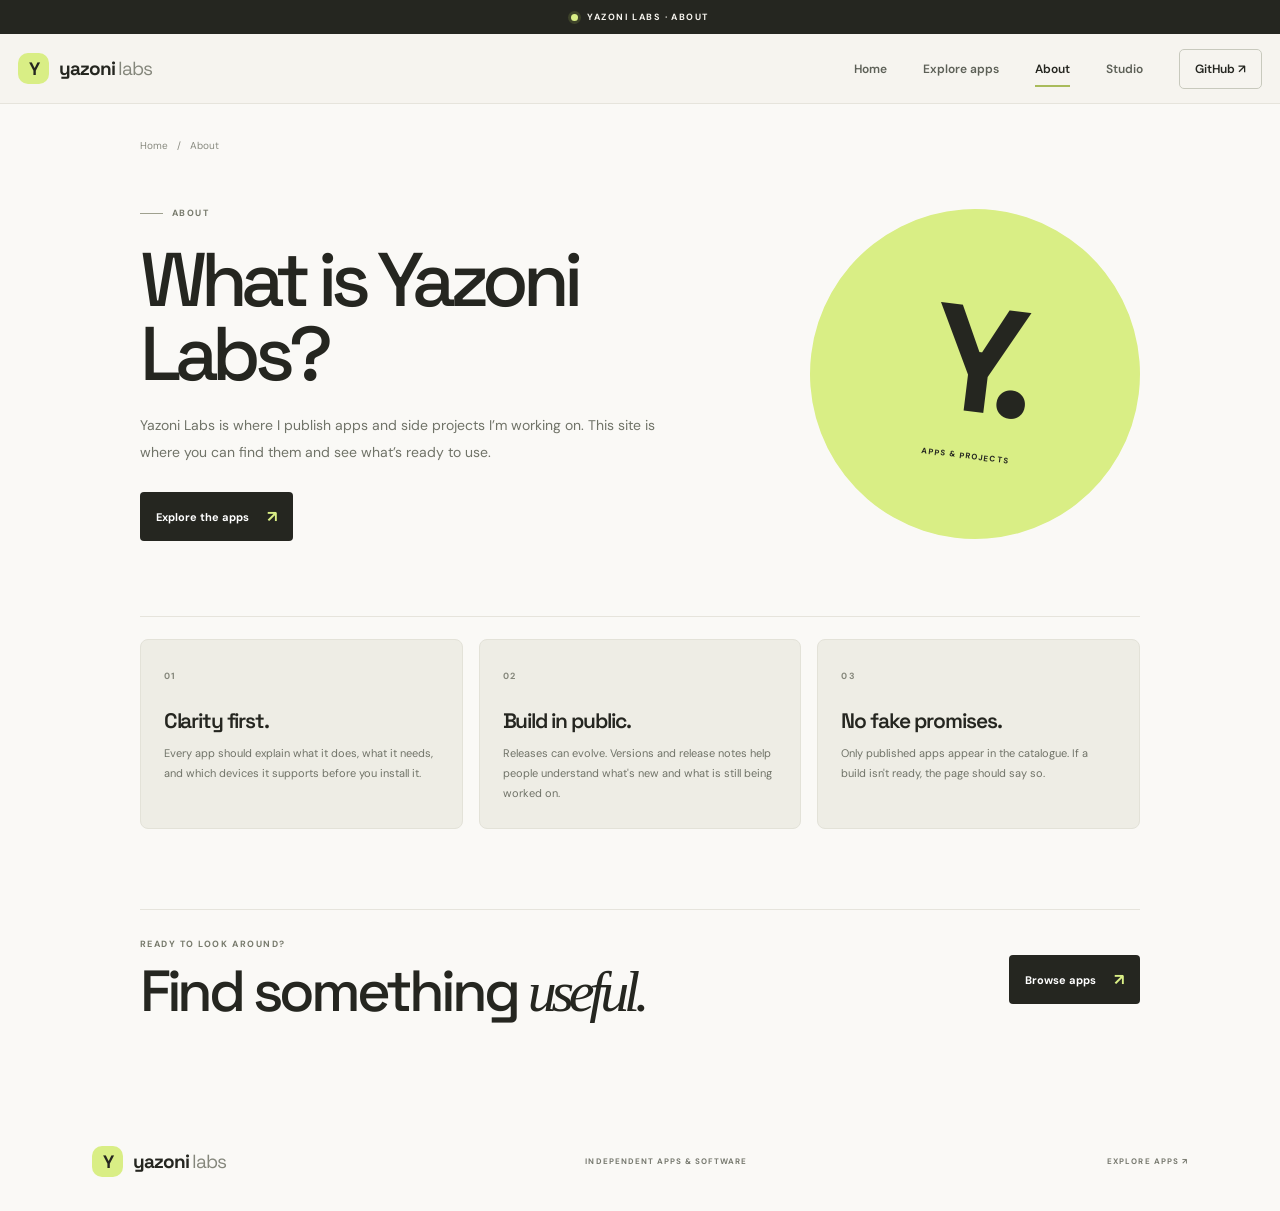
<file: about.html>
<!doctype html>
<html lang="en"><head><meta charset="utf-8"><meta name="viewport" content="width=device-width,initial-scale=1"><meta name="theme-color" content="#f6f4ee"><meta name="description" content="Learn about Yazoni Labs, an independent software studio."><title>About — Yazoni Labs</title><link rel="preconnect" href="https://fonts.googleapis.com"><link rel="preconnect" href="https://fonts.gstatic.com" crossorigin><link href="https://fonts.googleapis.com/css2?family=DM+Sans:wght@400;500;600;700&family=Space+Grotesk:wght@400;500;600;700&display=swap" rel="stylesheet"><link rel="stylesheet" href="style.css"></head>
<body><div class="topline"><span class="pulse"></span> YAZONI LABS · ABOUT</div><header class="site-header"><a class="wordmark" href="index.html"><span class="mark">Y</span><span>yazoni<span class="wordmark-light">labs</span></span></a><nav aria-label="Main navigation"><a href="index.html">Home</a><a href="apps.html">Explore apps</a><a class="active-nav" href="about.html">About</a><a href="admin.html">Studio</a><a class="nav-cta" href="https://github.com/yazoniplay" target="_blank" rel="noreferrer">GitHub ↗</a></nav><button class="menu-toggle" aria-label="Open navigation" aria-expanded="false">☰</button></header>
<main class="inner-page about-page"><div class="breadcrumbs"><a href="index.html">Home</a><span> / </span><span>About</span></div><section class="about-hero"><div><p class="eyebrow"><span class="eyebrow-line"></span> ABOUT</p><h1>What is Yazoni Labs?</h1><p>Yazoni Labs is where I publish apps and side projects I’m working on. This site is where you can find them and see what’s ready to use.</p><a class="button button-dark" href="apps.html">Explore the apps <span>↗</span></a></div><div class="about-symbol"><span>Y.</span><small>APPS & PROJECTS</small></div></section>
<section class="principles"><article><span class="principle-number">01</span><h2>Clarity first.</h2><p>Every app should explain what it does, what it needs, and which devices it supports before you install it.</p></article><article><span class="principle-number">02</span><h2>Build in public.</h2><p>Releases can evolve. Versions and release notes help people understand what's new and what is still being worked on.</p></article><article><span class="principle-number">03</span><h2>No fake promises.</h2><p>Only published apps appear in the catalogue. If a build isn't ready, the page should say so.</p></article></section>
<section class="about-bottom"><div><p class="eyebrow">READY TO LOOK AROUND?</p><h2>Find something <em>useful.</em></h2></div><a class="button button-dark" href="apps.html">Browse apps <span>↗</span></a></section></main>
<footer><a class="wordmark footer-mark" href="index.html"><span class="mark">Y</span><span>yazoni<span class="wordmark-light">labs</span></span></a><span>INDEPENDENT APPS & SOFTWARE</span><a href="apps.html">EXPLORE APPS ↗</a></footer><script>const menu=document.querySelector('.menu-toggle'),nav=document.querySelector('.site-header nav');menu?.addEventListener('click',()=>{const open=nav.classList.toggle('open');menu.setAttribute('aria-expanded',String(open));menu.textContent=open?'×':'☰';});nav?.querySelectorAll('a').forEach(a=>a.addEventListener('click',()=>{nav.classList.remove('open');menu?.setAttribute('aria-expanded','false');menu.textContent='☰';}));</script></body></html>
</file>
<file: style.css>
:root{--paper:#f6f4ee;--ink:#20231f;--muted:#777970;--line:#deded4;--lime:#d7f36a;--card:#eeede5;--white:#fffef9;--display:"Space Grotesk",sans-serif;--body:"DM Sans",sans-serif}*{box-sizing:border-box}html{scroll-behavior:smooth;scroll-padding-top:90px}body{margin:0;background:var(--paper);color:var(--ink);font-family:var(--body);-webkit-font-smoothing:antialiased}a{color:inherit;text-decoration:none}button{font:inherit}.topline{height:34px;display:flex;align-items:center;justify-content:center;gap:9px;background:var(--ink);color:#f6f4ee;font-size:9px;font-weight:700;letter-spacing:.16em}.pulse,.note-dot,.tag-led{width:7px;height:7px;border-radius:50%;background:var(--lime);display:inline-block;box-shadow:0 0 0 3px #d7f36a22}.site-header{height:82px;padding:0 7.2%;display:flex;align-items:center;justify-content:space-between;border-bottom:1px solid var(--line);position:sticky;top:0;z-index:20;background:#f6f4eeeF;backdrop-filter:blur(16px)}.wordmark{display:flex;align-items:center;gap:10px;font-family:var(--display);font-weight:700;letter-spacing:-.055em;font-size:19px}.mark{display:grid;place-items:center;width:31px;height:31px;border-radius:10px;background:var(--lime);font-size:18px;letter-spacing:-.08em}.wordmark-light{font-weight:400;color:#85877c;margin-left:3px}.site-header nav{display:flex;align-items:center;gap:36px;font-size:12px;font-weight:600}.site-header nav>a:not(.nav-cta){color:#5d6057;transition:color .2s}.site-header nav>a:hover,.text-link:hover{color:#777e42}.nav-cta{border:1px solid #c8c9bd;padding:11px 15px;border-radius:5px}.nav-cta span{margin-left:12px}.menu-toggle{display:none;border:0;background:none;font-size:22px}.hero{padding:83px 10% 0;min-height:560px;display:grid;grid-template-columns:1.02fr .98fr;position:relative;overflow:hidden}.hero-copy{padding:22px 0 98px;position:relative;z-index:2}.eyebrow{font-size:9px;letter-spacing:.17em;font-weight:700;color:#777a6c;margin:0 0 24px;display:flex;align-items:center;gap:9px}.eyebrow-line{width:23px;height:1px;background:#9fa18f}h1,h2,h3,p{margin-top:0}h1,h2{font-family:var(--display);letter-spacing:-.075em;font-weight:500}h1{font-size:clamp(64px,7.8vw,112px);line-height:.91;margin:0 0 28px}h1 em,h2 em{font-family:Georgia,serif;font-weight:400;letter-spacing:-.09em}.hero-description{max-width:390px;color:#686b62;font-size:14px;line-height:1.85;margin-bottom:27px}.hero-actions{display:flex;align-items:center;gap:25px}.button{display:inline-flex;align-items:center;justify-content:space-between;gap:34px;padding:15px 17px;font-size:11px;font-weight:700;border-radius:4px;transition:transform .2s,background .2s}.button:hover{transform:translateY(-3px)}.button-dark{background:var(--ink);color:white}.button-dark span{color:var(--lime);font-size:16px}.text-link{font-size:11px;font-weight:700;transition:color .2s}.text-link span{margin-left:9px}.hero-note{display:flex;align-items:center;gap:10px;color:#77796f;font-size:10px;margin-top:35px}.note-dot{background:#9eae54;box-shadow:none;width:6px;height:6px}.hero-art{min-height:430px;position:relative;display:grid;place-items:center;margin-top:-10px}.art-orbit{position:absolute;border:1px solid #e2e1d7;border-radius:50%;width:430px;height:430px}.orbit-two{width:330px;height:330px;border-style:dashed;animation:rotate 80s linear infinite}.app-tile{position:absolute;width:220px;height:275px;border-radius:13px;box-shadow:0 22px 55px #292c201c;display:flex;flex-direction:column;justify-content:space-between;padding:18px}.tile-back{background:#e1e1d4;transform:translate(-75px,-20px) rotate(-12deg);width:190px;height:235px}.tile-symbol{font-size:50px;color:#858975}.tile-label{font-size:9px;letter-spacing:.13em;line-height:1.7}.tile-front{background:var(--lime);transform:translate(37px,4px) rotate(7deg);z-index:2}.tile-top,.tile-bottom{font-size:8px;font-weight:700;letter-spacing:.14em;display:flex;justify-content:space-between}.tile-glyph{font-family:var(--display);font-weight:700;font-size:120px;letter-spacing:-.13em;line-height:1}.tile-bottom span{font-size:16px}.floating-tag{position:absolute;z-index:4;background:var(--white);box-shadow:0 8px 24px #292c2010;border:1px solid #e7e6dc;border-radius:4px;padding:11px 13px;font-size:8px;letter-spacing:.12em;font-weight:700;display:flex;align-items:center;gap:9px}.tag-build{top:80px;right:2px}.tag-version{bottom:85px;left:6px}.tag-version span{font-size:14px;color:#92977a}.hero-index{grid-column:1/-1;border-top:1px solid var(--line);height:53px;display:flex;align-items:center;justify-content:space-between;font-size:8px;letter-spacing:.14em;color:#77796e}.hero-index span:first-child{color:#252820;font-weight:700}.apps-section{padding:100px 10% 95px}.section-heading{display:flex;align-items:end;justify-content:space-between;gap:40px}.section-heading .eyebrow{margin-bottom:18px}.section-heading h2,.about-copy h2{font-size:clamp(43px,5.2vw,69px);line-height:.98;margin-bottom:0}.section-intro{max-width:315px;color:#77796f;font-size:12px;line-height:1.8;margin-bottom:5px}.filter-row{margin-top:49px;border-top:1px solid var(--line);border-bottom:1px solid var(--line);padding:14px 0;display:flex;justify-content:space-between;font-size:9px;letter-spacing:.13em;font-weight:700}.filter-count{color:#85877b}.app-grid{display:grid;grid-template-columns:repeat(3,minmax(0,1fr));gap:16px;margin-top:22px}.app-card{border:1px solid var(--line);border-radius:8px;background:var(--white);overflow:hidden;transition:transform .25s,box-shadow .25s}.app-card:hover{transform:translateY(-4px);box-shadow:0 15px 30px #22251b0b}.app-cover{height:155px;background:var(--app-color,#e9e8dd);display:grid;place-items:center;position:relative;overflow:hidden}.app-cover:before,.app-cover:after{content:"";position:absolute;border:1px solid #20231f18;border-radius:50%;width:175px;height:175px}.app-cover:after{width:125px;height:125px}.app-icon{position:relative;z-index:1;display:grid;place-items:center;width:62px;height:62px;border-radius:19px;background:var(--app-icon,#d7f36a);font-family:var(--display);font-weight:700;font-size:28px;box-shadow:0 8px 24px #25282015}.app-version{position:absolute;top:12px;right:12px;font-size:8px;letter-spacing:.1em;font-weight:700;background:#ffffffa6;padding:7px 8px;border-radius:3px}.app-card-body{padding:19px}.app-meta{display:flex;align-items:center;justify-content:space-between;gap:8px;margin-bottom:11px}.app-platform{font-size:8px;letter-spacing:.12em;color:#77796f;font-weight:700}.app-status{font-size:8px;background:#f0f0e8;padding:6px 8px;border-radius:3px;font-weight:700}.app-card h3{font-family:var(--display);font-size:21px;letter-spacing:-.05em;margin-bottom:8px}.app-description{font-size:11px;line-height:1.75;color:#73766c;min-height:39px;margin-bottom:18px}.app-actions{border-top:1px solid var(--line);padding-top:13px;display:flex;align-items:center;justify-content:space-between;font-size:10px;font-weight:700}.app-actions a{color:#555b42}.app-actions a:hover{text-decoration:underline}.empty-state{text-align:center;border:1px dashed #cecec1;border-radius:8px;padding:57px 20px 61px;margin-top:22px}.empty-icon{width:45px;height:45px;display:grid;place-items:center;margin:0 auto 22px;background:var(--lime);border-radius:14px;font-size:24px}.empty-state .eyebrow{justify-content:center;margin-bottom:12px}.empty-state h3{font-family:var(--display);font-size:27px;letter-spacing:-.055em;margin-bottom:10px}.empty-state>p:not(.eyebrow){max-width:380px;margin:0 auto 20px;color:#77796f;font-size:12px;line-height:1.8}.safety-note{font-size:10px;color:#797b72;line-height:1.7;margin:19px 0 0;display:flex;gap:9px}.safety-note span{font-size:14px}.about-section{background:#eae9df;padding:82px 13%;display:grid;grid-template-columns:190px 1fr;gap:80px;align-items:center}.about-stamp{width:160px;height:160px;border:1px solid #c4c6b8;border-radius:50%;display:flex;align-items:center;justify-content:center;flex-direction:column;text-align:center;font-family:var(--display);font-size:12px;font-weight:700;letter-spacing:.1em;line-height:1.5;transform:rotate(-9deg)}.about-stamp span{font-size:23px;margin-top:5px;color:#8a9360}.about-copy .eyebrow{margin-bottom:18px}.about-copy h2{font-size:clamp(43px,5vw,62px);margin-bottom:20px}.about-copy>p:not(.eyebrow){max-width:490px;font-size:12px;line-height:1.9;color:#6d7066;margin-bottom:19px}.about-copy .text-link{display:inline-block;margin-top:4px}footer{min-height:100px;padding:25px 7.2%;display:flex;align-items:center;justify-content:space-between;gap:20px}footer>span,footer>a:last-child{font-size:8px;font-weight:700;letter-spacing:.13em;color:#77796f}footer .wordmark{color:var(--ink)}@keyframes rotate{to{transform:rotate(360deg)}}@media(max-width:850px){.hero{padding-left:7%;padding-right:7%;grid-template-columns:1fr 1fr}.hero-art{transform:scale(.85);margin-left:-20px}.apps-section{padding-left:7%;padding-right:7%}.about-section{padding-left:8%;padding-right:8%;gap:45px}.app-grid{grid-template-columns:repeat(2,minmax(0,1fr))}}@media(max-width:600px){.topline{font-size:7px;letter-spacing:.1em}.site-header{height:68px;padding:0 6%}.site-header nav{display:none;position:absolute;top:67px;left:0;right:0;background:var(--paper);padding:20px 6% 24px;border-bottom:1px solid var(--line);align-items:stretch;gap:22px;flex-direction:column}.site-header nav.open{display:flex}.site-header nav .nav-cta{align-self:flex-start}.menu-toggle{display:block}.hero{padding:47px 7% 0;display:flex;flex-direction:column;min-height:auto}.hero-copy{padding:0 0 15px}.hero .eyebrow{margin-bottom:20px}.hero h1{font-size:clamp(63px,16vw,92px)}.hero-description{font-size:13px;max-width:340px}.hero-art{min-height:335px;margin:0;transform:scale(.8);transform-origin:center center;margin-top:-8px;margin-bottom:-14px}.art-orbit{width:330px;height:330px}.orbit-two{width:255px;height:255px}.app-tile{width:190px;height:235px}.tile-back{width:165px;height:205px}.tile-glyph{font-size:100px}.tag-build{right:0;top:32px}.tag-version{bottom:36px;left:0}.hero-index{font-size:7px;gap:8px}.hero-index span:nth-child(2){display:none}.apps-section{padding:70px 6%}.section-heading{display:block}.section-heading h2,.about-copy h2{font-size:48px}.section-intro{margin-top:19px}.filter-row{margin-top:35px}.app-grid{grid-template-columns:1fr}.app-cover{height:170px}.app-description{min-height:0}.empty-state{padding:44px 18px}.about-section{padding:61px 7%;grid-template-columns:1fr;gap:34px}.about-stamp{width:120px;height:120px;font-size:10px}.about-copy h2{font-size:49px}footer{padding:24px 6%;flex-wrap:wrap}footer>span{order:3;width:100%}}@media(prefers-reduced-motion:reduce){*,*:before,*:after{scroll-behavior:auto!important;animation:none!important;transition:none!important}}
.app-icon-image{position:relative;z-index:1;width:62px;height:62px;border-radius:19px;object-fit:cover;box-shadow:0 8px 24px #25282015}.app-price{font-size:10px;font-weight:700;color:#555b42}.app-actions .app-price{margin-right:auto}.app-actions span:not(.app-price){font-size:9px;color:#87897e;letter-spacing:.04em}


/* Multi-page app-store experience */
.active-nav{color:var(--ink)!important;position:relative}.active-nav:after{content:"";position:absolute;left:0;right:0;bottom:-10px;height:2px;background:#a9bb5b}
.catalog-loading{grid-column:1/-1;padding:35px 0;color:var(--muted);font-size:12px}.home-catalog-link{display:flex;justify-content:center;margin-top:32px}.button-light{background:#fffef9;color:var(--ink);border:1px solid #deded4}.home-callout{background:#eae9df;padding:60px 10%;display:flex;align-items:center;justify-content:space-between;gap:25px}.home-callout h2,.about-bottom h2{font-family:var(--display);font-size:clamp(38px,5vw,58px);line-height:1;letter-spacing:-.07em;font-weight:500;margin:0}.home-callout h2 em,.about-bottom h2 em{font-family:Georgia,serif;font-weight:400}.home-callout .eyebrow{margin-bottom:16px}
.store-hero-art .store-icon{position:absolute;width:190px;height:190px;border-radius:38px;display:flex;flex-direction:column;align-items:center;justify-content:center;gap:14px;box-shadow:0 22px 55px #292c201c}.store-icon span{font-family:var(--display);font-weight:700;font-size:83px;letter-spacing:-.1em;line-height:1}.store-icon small{font-size:8px;letter-spacing:.16em;font-weight:700}.icon-back{background:#e2e1d6;transform:translate(-68px,-25px) rotate(-11deg)}.icon-back span{color:#888d79}.icon-front{background:var(--lime);transform:translate(45px,15px) rotate(7deg);z-index:2}.store-hero-art .tag-version{bottom:50px;left:0}
.inner-page{max-width:1180px;margin:0 auto;padding:35px 7% 90px;min-height:65vh}.breadcrumbs{display:flex;gap:9px;align-items:center;font-size:10px;color:#898b80;margin-bottom:45px}.breadcrumbs a:hover{color:#4d5535}.page-intro{max-width:720px;margin-bottom:44px}.page-intro .eyebrow{margin-bottom:20px}.page-intro h1,.about-hero h1{font-family:var(--display);font-size:clamp(52px,7vw,88px);line-height:.98;letter-spacing:-.08em;font-weight:500;margin:0 0 20px}.page-intro h1 em,.about-hero h1 em{font-family:Georgia,serif;font-weight:400}.page-intro>p:last-child,.about-hero>div:first-child>p:not(.eyebrow){max-width:560px;color:#707368;font-size:14px;line-height:1.9}.catalog-controls{border-top:1px solid var(--line);border-bottom:1px solid var(--line);padding:16px 0;display:flex;justify-content:space-between;align-items:center;gap:18px;margin-bottom:24px}.catalog-controls>div{display:flex;gap:13px;align-items:center}.catalog-label{font-size:9px;letter-spacing:.13em;font-weight:700}.catalog-total{font-size:9px;color:#85877b}.catalog-search{display:flex;align-items:center;gap:8px;border:1px solid var(--line);background:#fffef9;border-radius:5px;padding:0 12px;min-width:220px;color:#7b7d72}.catalog-search input{border:0;outline:0;background:transparent;width:100%;min-width:0;padding:11px 0;font:inherit;font-size:11px;color:var(--ink)}.catalog-grid{margin-top:0;grid-template-columns:repeat(3,minmax(0,1fr));gap:18px}.app-details-link{font-weight:700;color:#4f5738}.app-details-link:hover{text-decoration:underline}.empty-state[hidden]{display:none!important}.detail-page{max-width:1120px}.detail-loading{display:flex;align-items:center;gap:16px;min-height:260px;color:var(--muted);font-size:12px}.detail-skeleton-icon,.not-found-mark{width:74px;height:74px;border-radius:22px;background:var(--lime);display:grid;place-items:center;font-family:var(--display);font-size:35px;font-weight:700}.detail-hero{display:grid;grid-template-columns:minmax(260px,.85fr) 1.15fr;gap:8%;align-items:center;padding:8px 0 50px}.detail-visual{position:relative;min-height:340px;background:var(--app-color,#e9e8dd);border:1px solid #deded4;border-radius:14px;display:grid;place-items:center;overflow:hidden}.detail-visual:before,.detail-visual:after{content:"";position:absolute;width:310px;height:310px;border:1px solid #20231f14;border-radius:50%}.detail-visual:after{width:230px;height:230px}.detail-app-icon{position:relative;z-index:1;width:112px;height:112px;border-radius:32px;object-fit:cover;box-shadow:0 18px 40px #22251b18}.detail-icon-letter{display:grid;place-items:center;background:var(--lime);font-family:var(--display);font-size:52px;font-weight:700}.detail-visual-label{position:absolute;left:20px;bottom:18px;font-size:8px;font-weight:700;letter-spacing:.15em;color:#676a5f}.detail-copy .eyebrow{margin-bottom:14px}.detail-copy h1{font-family:var(--display);font-size:clamp(43px,5.5vw,68px);line-height:.98;letter-spacing:-.075em;font-weight:500;margin:0 0 17px}.detail-description{font-size:14px;line-height:1.9;color:#6e7166;max-width:510px}.detail-tags{display:flex;flex-wrap:wrap;gap:7px;margin:23px 0}.detail-tag{background:#eeede5;border:1px solid #e1e0d6;border-radius:4px;padding:8px 10px;font-size:9px;font-weight:700;color:#5d6055}.detail-price{font-family:var(--display);font-size:20px;font-weight:600;letter-spacing:-.04em;margin:0 0 17px}.button-disabled{background:#e8e7de;color:#77796e;cursor:not-allowed}.detail-footnote{font-size:10px;line-height:1.7;color:#898b80;margin-top:15px;max-width:360px}.release-panel{border-top:1px solid var(--line);border-bottom:1px solid var(--line);padding:30px 0 32px;display:grid;grid-template-columns:.8fr 1.2fr;gap:20px 8%}.release-heading .eyebrow{margin-bottom:9px}.release-heading h2{font-family:var(--display);font-size:25px;letter-spacing:-.06em;font-weight:500;margin:0}.release-copy{font-size:12px;line-height:1.8;color:#74766c;margin:0}.release-facts{grid-column:1/-1;display:grid;grid-template-columns:repeat(4,minmax(0,1fr));gap:12px;margin-top:8px}.release-fact{border:1px solid var(--line);border-radius:6px;background:#fffef9;padding:15px}.release-fact span{display:block;font-size:8px;letter-spacing:.13em;color:#85877b;font-weight:700;margin-bottom:9px}.release-fact strong{font-size:11px;font-weight:600;overflow-wrap:anywhere}.related-section{margin-top:70px}.related-section .section-heading{margin-bottom:25px}.related-grid{grid-template-columns:repeat(3,minmax(0,1fr))}.detail-not-found{padding:20px 0 70px;min-height:300px}.detail-not-found h1{font-family:var(--display);font-size:50px;letter-spacing:-.07em;margin:20px 0 10px}.detail-not-found>p:not(.eyebrow){font-size:13px;color:var(--muted);margin-bottom:22px}.about-hero{display:grid;grid-template-columns:1.2fr .8fr;gap:8%;align-items:center;padding:10px 0 75px}.about-hero h1{font-size:clamp(48px,6vw,76px)}.about-hero .button{margin-top:13px}.about-symbol{aspect-ratio:1;max-width:330px;width:100%;border-radius:50%;background:var(--lime);display:flex;align-items:center;justify-content:center;flex-direction:column;gap:15px;transform:rotate(7deg);justify-self:end}.about-symbol span{font-family:var(--display);font-size:clamp(90px,12vw,150px);font-weight:700;letter-spacing:-.12em;line-height:1}.about-symbol small{font-size:8px;letter-spacing:.14em;line-height:1.7;text-align:center;font-weight:700}.principles{display:grid;grid-template-columns:repeat(3,minmax(0,1fr));gap:16px;border-top:1px solid var(--line);padding-top:22px}.principles article{background:#eeede5;border:1px solid #e3e2d8;border-radius:8px;padding:23px;min-height:190px}.principle-number{font-size:9px;letter-spacing:.12em;color:#85877b;font-weight:700}.principles h2{font-family:var(--display);font-size:21px;letter-spacing:-.05em;font-weight:600;margin:23px 0 10px}.principles p{font-size:11px;line-height:1.8;color:#707368;margin:0}.about-bottom{margin-top:80px;padding-top:28px;border-top:1px solid var(--line);display:flex;justify-content:space-between;align-items:center;gap:20px}.about-bottom .eyebrow{margin-bottom:12px}
@media(max-width:850px){.catalog-grid,.related-grid{grid-template-columns:repeat(2,minmax(0,1fr))}.detail-hero{gap:5%}.detail-visual{min-height:285px}.about-hero{gap:5%}.principles{gap:10px}.principles article{padding:17px}}
@media(max-width:600px){.home-hero{padding-top:47px}.store-hero-art{min-height:310px}.store-hero-art .store-icon{width:155px;height:155px;border-radius:30px}.store-icon span{font-size:65px}.inner-page{padding:27px 6% 65px}.breadcrumbs{margin-bottom:30px}.page-intro h1,.about-hero h1{font-size:51px}.catalog-controls{align-items:stretch;flex-direction:column}.catalog-controls>div{justify-content:space-between}.catalog-search{min-width:0;width:100%}.catalog-grid,.related-grid{grid-template-columns:1fr}.detail-hero{grid-template-columns:1fr;gap:30px;padding-bottom:34px}.detail-visual{min-height:260px}.detail-copy h1{font-size:49px}.release-panel{grid-template-columns:1fr;gap:13px}.release-facts{grid-template-columns:repeat(2,minmax(0,1fr));gap:9px}.release-fact{padding:12px}.related-section{margin-top:45px}.about-hero{grid-template-columns:1fr;gap:35px;padding-bottom:48px}.about-symbol{max-width:225px;justify-self:center}.about-symbol span{font-size:100px}.principles{grid-template-columns:1fr}.principles article{min-height:0}.principles h2{margin-top:15px}.about-bottom,.home-callout{align-items:flex-start;flex-direction:column}.home-callout{padding:48px 7%}.about-bottom{margin-top:55px}.home-callout h2,.about-bottom h2{font-size:43px}}


/* Mobile-first polish: simpler layout, less decoration, bigger touch targets */
:root{--paper:#faf9f6;--ink:#252620;--muted:#73746c;--line:#e6e4dc;--lime:#d9ee85;--card:#f1f0e9;--white:#fff}
html{scroll-padding-top:74px}
a,button,input{-webkit-tap-highlight-color:transparent}
.button{min-height:46px;gap:18px;padding:14px 16px}
.site-header{height:70px;padding:0 max(18px,env(safe-area-inset-left));padding-right:max(18px,env(safe-area-inset-right)}
.wordmark{font-size:18px;gap:8px}
.site-header nav{gap:22px}
.app-card{border-radius:10px;box-shadow:none}
.app-card:hover{transform:none;box-shadow:none}
.app-cover{background:var(--app-color,#efeee8)}
.app-card-body{padding:16px}
.app-card h3{font-size:19px}
.app-description{font-size:12px}
.app-actions{font-size:12px;padding-top:15px}
.app-details-link{padding:8px 0 8px 12px;min-height:40px;display:flex;align-items:center}
.catalog-search{border-radius:8px;min-height:46px}
.catalog-search input{font-size:16px}
.page-intro h1,.about-hero h1{letter-spacing:-.065em}
.inner-page{padding-top:24px}
.breadcrumbs{margin-bottom:28px}
footer{padding-bottom:max(24px,env(safe-area-inset-bottom))}
@media(max-width:600px){
  .topline{height:27px;font-size:7px;letter-spacing:.08em}
  .site-header{height:62px;position:sticky;top:0;padding-left:18px;padding-right:14px;background:rgba(250,249,246,.97);backdrop-filter:blur(12px)}
  .mark{width:30px;height:30px;border-radius:9px}
  .site-header nav{top:61px;padding:10px 18px 20px;gap:0;background:var(--paper);box-shadow:0 15px 25px #24251b0b}
  .site-header nav a{min-height:48px;display:flex;align-items:center;border-bottom:1px solid var(--line);font-size:14px}
  .site-header nav .nav-cta{align-self:stretch;justify-content:center;margin-top:12px;border:1px solid var(--line);border-radius:8px}
  .menu-toggle{width:44px;height:44px;display:grid;place-items:center;border-radius:10px;font-size:23px}
  .menu-toggle:active{background:#eeede5}
  .hero{padding:38px 20px 0;gap:0}
  .hero-copy{padding-bottom:5px}
  .hero .eyebrow{font-size:9px;letter-spacing:.11em;margin-bottom:17px}
  .hero h1{font-size:clamp(52px,13.5vw,70px);line-height:.98;letter-spacing:-.07em;margin-bottom:17px}
  .hero-description{font-size:14px;line-height:1.65;margin-bottom:22px;color:#64665e}
  .hero-actions{align-items:stretch;flex-direction:column;gap:12px}
  .hero-actions .button{width:100%}
  .hero-actions .text-link{min-height:42px;display:flex;align-items:center}
  .hero-note{font-size:11px;line-height:1.5;margin-top:17px}
  .hero-art{min-height:215px;max-height:215px;overflow:hidden;transform:none;margin:0 -10px}
  .art-orbit{width:210px;height:210px}
  .orbit-two{width:165px;height:165px}
  .store-hero-art .store-icon{width:106px;height:106px;border-radius:25px;gap:7px;box-shadow:0 10px 25px #292c2015}
  .store-icon span{font-size:48px}
  .store-icon small{font-size:6px}
  .icon-back{transform:translate(-37px,-10px) rotate(-8deg)}
  .icon-front{transform:translate(28px,10px) rotate(5deg)}
  .floating-tag{font-size:7px;padding:8px 9px;box-shadow:none}
  .tag-build{top:20px;right:0}
  .store-hero-art .tag-version{bottom:12px;left:0}
  .hero-index{height:44px;font-size:7px;letter-spacing:.08em}
  .hero-index span:nth-child(2){display:none}
  .apps-section{padding:46px 18px 48px}
  .section-heading{display:block}
  .section-heading .eyebrow{margin-bottom:12px}
  .section-heading h2,.about-copy h2{font-size:39px;line-height:1.04;letter-spacing:-.06em}
  .section-intro{font-size:13px;line-height:1.7;margin-top:12px}
  .filter-row{margin-top:25px;padding:13px 0;font-size:8px;letter-spacing:.09em}
  .app-grid{grid-template-columns:1fr;gap:12px;margin-top:14px}
  /* Compact rows like a real mobile app directory, not a product storefront */
  .app-card{display:grid;grid-template-columns:76px minmax(0,1fr);align-items:stretch;border:1px solid var(--line);border-radius:10px;background:var(--white);min-width:0}
  .app-cover{height:auto;min-height:100%;min-width:0;border-radius:0;display:grid;place-items:center}
  .app-cover:before,.app-cover:after{display:none}
  .app-icon,.app-icon-image{width:48px;height:48px;border-radius:14px;font-size:22px}
  .app-version{display:none}
  .app-card-body{padding:12px 13px;min-width:0}
  .app-meta{justify-content:flex-start;flex-wrap:wrap;gap:6px;margin-bottom:6px}
  .app-platform{font-size:8px;letter-spacing:.06em}
  .app-status{font-size:8px;padding:4px 6px}
  .app-card h3{font-size:16px;line-height:1.2;letter-spacing:-.04em;margin-bottom:4px}
  .app-description{font-size:11px;line-height:1.45;min-height:0;margin-bottom:9px;display:-webkit-box;-webkit-line-clamp:2;-webkit-box-orient:vertical;overflow:hidden}
  .app-actions{padding-top:8px;font-size:11px}
  .app-price{font-size:11px}
  .app-details-link{font-size:11px;min-height:32px}
  .home-catalog-link{margin-top:20px}
  .home-catalog-link .button{width:100%}
  .home-callout{padding:36px 20px;gap:20px}
  .home-callout h2,.about-bottom h2{font-size:38px}
  .home-callout .button{width:100%}
  .inner-page{padding:22px 18px 56px}
  .breadcrumbs{font-size:11px;margin-bottom:26px}
  .page-intro{margin-bottom:27px}
  .page-intro .eyebrow{margin-bottom:15px}
  .page-intro h1,.about-hero h1{font-size:clamp(42px,11vw,56px);line-height:1.01;margin-bottom:14px}
  .page-intro>p:last-child,.about-hero>div:first-child>p:not(.eyebrow){font-size:13px;line-height:1.7}
  .catalog-controls{margin-bottom:15px;padding:13px 0;gap:12px}
  .catalog-controls>div{align-items:center}
  .catalog-label{font-size:9px;letter-spacing:.08em}
  .catalog-total{font-size:10px}
  .catalog-search{min-width:0;width:100%;padding:0 12px}
  .catalog-grid{gap:10px}
  .empty-state{padding:34px 18px;margin-top:15px}
  .detail-hero{gap:22px;padding:0 0 28px}
  .detail-visual{min-height:185px;border-radius:10px}
  .detail-visual:before{width:210px;height:210px}.detail-visual:after{width:155px;height:155px}
  .detail-app-icon{width:84px;height:84px;border-radius:24px}
  .detail-icon-letter{font-size:38px}
  .detail-visual-label{left:13px;bottom:12px;font-size:7px}
  .detail-copy .eyebrow{margin-bottom:10px}
  .detail-copy h1{font-size:42px;line-height:1.03;margin-bottom:11px}
  .detail-description{font-size:13px;line-height:1.7}
  .detail-tags{gap:6px;margin:15px 0}
  .detail-tag{font-size:10px;padding:7px 8px}
  .detail-price{font-size:20px;margin-bottom:13px}
  .detail-copy .button,.detail-copy .button-disabled{width:100%;min-height:48px}
  .detail-footnote{font-size:11px;line-height:1.6}
  .release-panel{padding:22px 0;gap:13px}
  .release-heading h2{font-size:23px}
  .release-copy{font-size:12px}
  .release-facts{grid-template-columns:repeat(2,minmax(0,1fr));gap:8px;margin-top:5px}
  .release-fact{padding:11px;border-radius:8px}
  .release-fact span{font-size:8px;margin-bottom:7px}
  .release-fact strong{font-size:11px}
  .related-section{margin-top:38px}
  .related-section .section-heading{display:flex;align-items:end;gap:12px;margin-bottom:17px}
  .related-section .section-heading h2{font-size:32px}
  .related-section .text-link{white-space:nowrap;font-size:11px}
  .about-hero{display:flex;flex-direction:column;align-items:stretch;gap:24px;padding:0 0 35px}
  .about-hero h1{font-size:43px}
  .about-hero .button{width:100%}
  .about-symbol{max-width:165px;align-self:center;justify-self:center}
  .about-symbol span{font-size:80px}
  .about-symbol small{font-size:7px}
  .principles{grid-template-columns:1fr;gap:9px;padding-top:14px}
  .principles article{padding:16px;min-height:0;border-radius:9px}
  .principles h2{font-size:19px;margin:12px 0 7px}
  .principles p{font-size:12px;line-height:1.65}
  .about-bottom{margin-top:38px;padding-top:22px;align-items:stretch;flex-direction:column;gap:18px}
  .about-bottom .button{width:100%}
  footer{padding:20px 18px;gap:15px;min-height:0}
  footer>span{order:3;width:100%;font-size:8px}
  footer>a:last-child{font-size:8px}
  .detail-loading{min-height:180px}
}
@media(min-width:601px) and (max-width:850px){
 .site-header{padding-left:5%;padding-right:5%}.site-header nav{gap:18px}
 .hero{padding-left:6%;padding-right:6%}.hero h1{font-size:clamp(58px,7vw,78px)}
 .store-hero-art .store-icon{width:150px;height:150px}
 .store-icon span{font-size:65px}
}
@media(prefers-reduced-motion:reduce){.app-card:hover{transform:none}}
</file>
